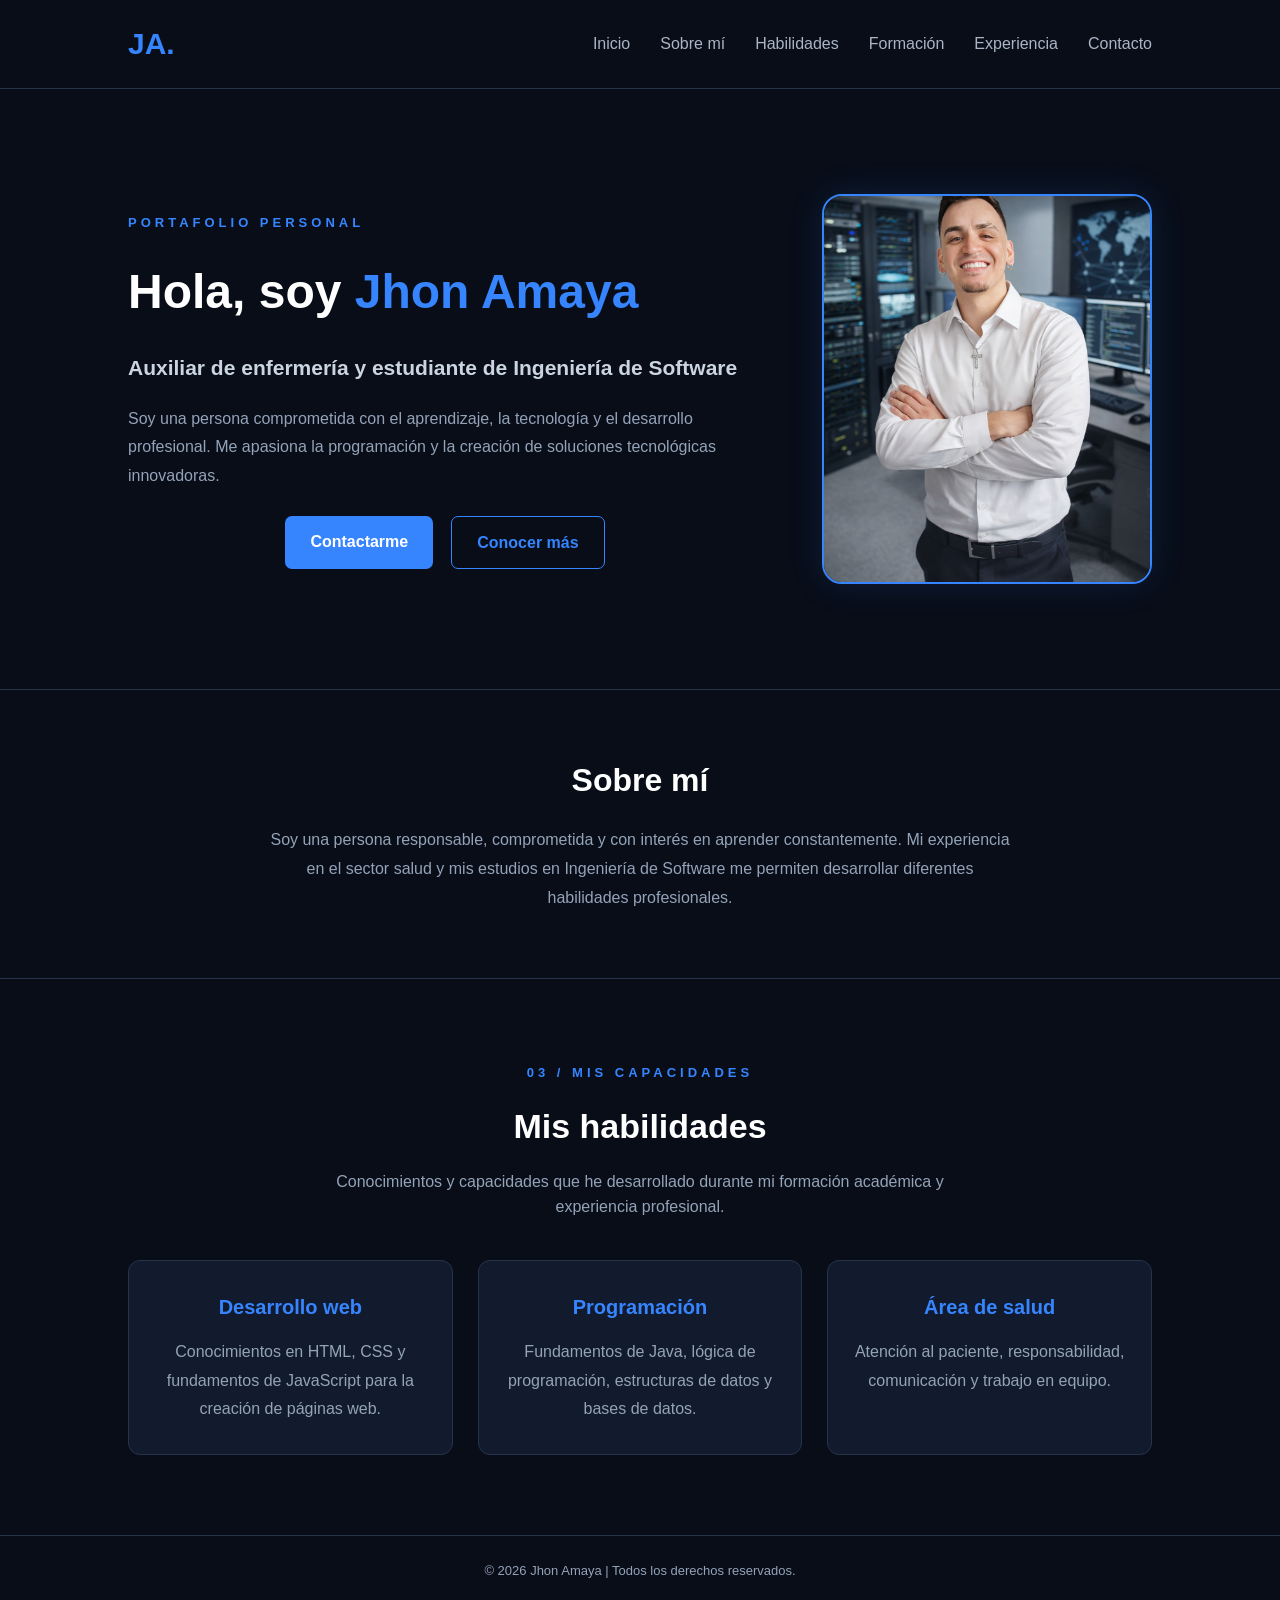
<file: index.html>
<!DOCTYPE html>
<html lang="es">

<head>
    <meta charset="UTF-8">
    <meta name="viewport" content="width=device-width, initial-scale=1.0">

    <title>Jhon Amaya | Portafolio Profesional</title>

 <link rel="stylesheet" href="css/estilos.css">
</head>

<body>

    <!-- ENCABEZADO -->


<header class="encabezado">
    <nav class="navegacion">

        <a href="index.html" class="logo">JA.</a>

       
<ul class="menu">

    <li><a href="index.html">Inicio</a></li>

    <li><a href="#sobre-mi">Sobre mí</a></li>

    <li><a href="#habilidades">Habilidades</a></li>

    <li><a href="paginas/formacion.html">Formación</a></li>
    
    <li><a href="paginas/experiencia.html">Experiencia</a></li>
    
    <li><a href="paginas/contacto.html">Contacto</a></li>

</ul>


    </nav>
</header>


    <!-- CONTENIDO PRINCIPAL -->

  
<!-- PRESENTACIÓN PRINCIPAL -->

<main id="inicio" class="hero">

    <div class="hero-contenido">

        <span class="etiqueta">PORTAFOLIO PERSONAL</span>

        <h1>
            Hola, soy <span>Jhon Amaya</span>
        </h1>

        <h2>
            Auxiliar de enfermería y estudiante de Ingeniería de Software
        </h2>

        <p>
            Soy una persona comprometida con el aprendizaje,
            la tecnología y el desarrollo profesional.

            Me apasiona la programación y la creación de
            soluciones tecnológicas innovadoras.
        </p>

        <div class="botones">

            <a href="mailto:tu-correo@ejemplo.com"
               class="btn-principal">
                Contactarme
            </a>

            <a href="#sobre-mi"
               class="btn-secundario">
                Conocer más
            </a>

        </div>

    </div>

    <div class="hero-fotografia">

       <img src="img/perfil.png" alt="Fotografía de Jhon Amaya">


    </div>

</main>


    <!-- SOBRE MÍ -->

    <section id="sobre-mi" class="sobre-mi">

        <h2>Sobre mí</h2>

        <p>
            Soy una persona responsable, comprometida y con interés
            en aprender constantemente. Mi experiencia en el sector
            salud y mis estudios en Ingeniería de Software me permiten
            desarrollar diferentes habilidades profesionales.
        </p>

    </section>

<!-- SECCIÓN DE HABILIDADES -->

<section id="habilidades" class="habilidades">

    <span class="etiqueta">03 / MIS CAPACIDADES</span>

    <h2>Mis habilidades</h2>

    <p class="descripcion-habilidades">
        Conocimientos y capacidades que he desarrollado
        durante mi formación académica y experiencia profesional.
    </p>

    <div class="contenedor-tarjetas">

        <article class="tarjeta">
            <h3>Desarrollo web</h3>
            <p>
                Conocimientos en HTML, CSS y fundamentos
                de JavaScript para la creación de páginas web.
            </p>
        </article>

        <article class="tarjeta">
            <h3>Programación</h3>
            <p>
                Fundamentos de Java, lógica de programación,
                estructuras de datos y bases de datos.
            </p>
        </article>

        <article class="tarjeta">
            <h3>Área de salud</h3>
            <p>
                Atención al paciente, responsabilidad,
                comunicación y trabajo en equipo.
            </p>
        </article>

    </div>

</section>

    <!-- PIE DE PÁGINA -->

    <footer>
        <p>© 2026 Jhon Amaya | Todos los derechos reservados.</p>
    </footer>

</body>

</html>
</file>
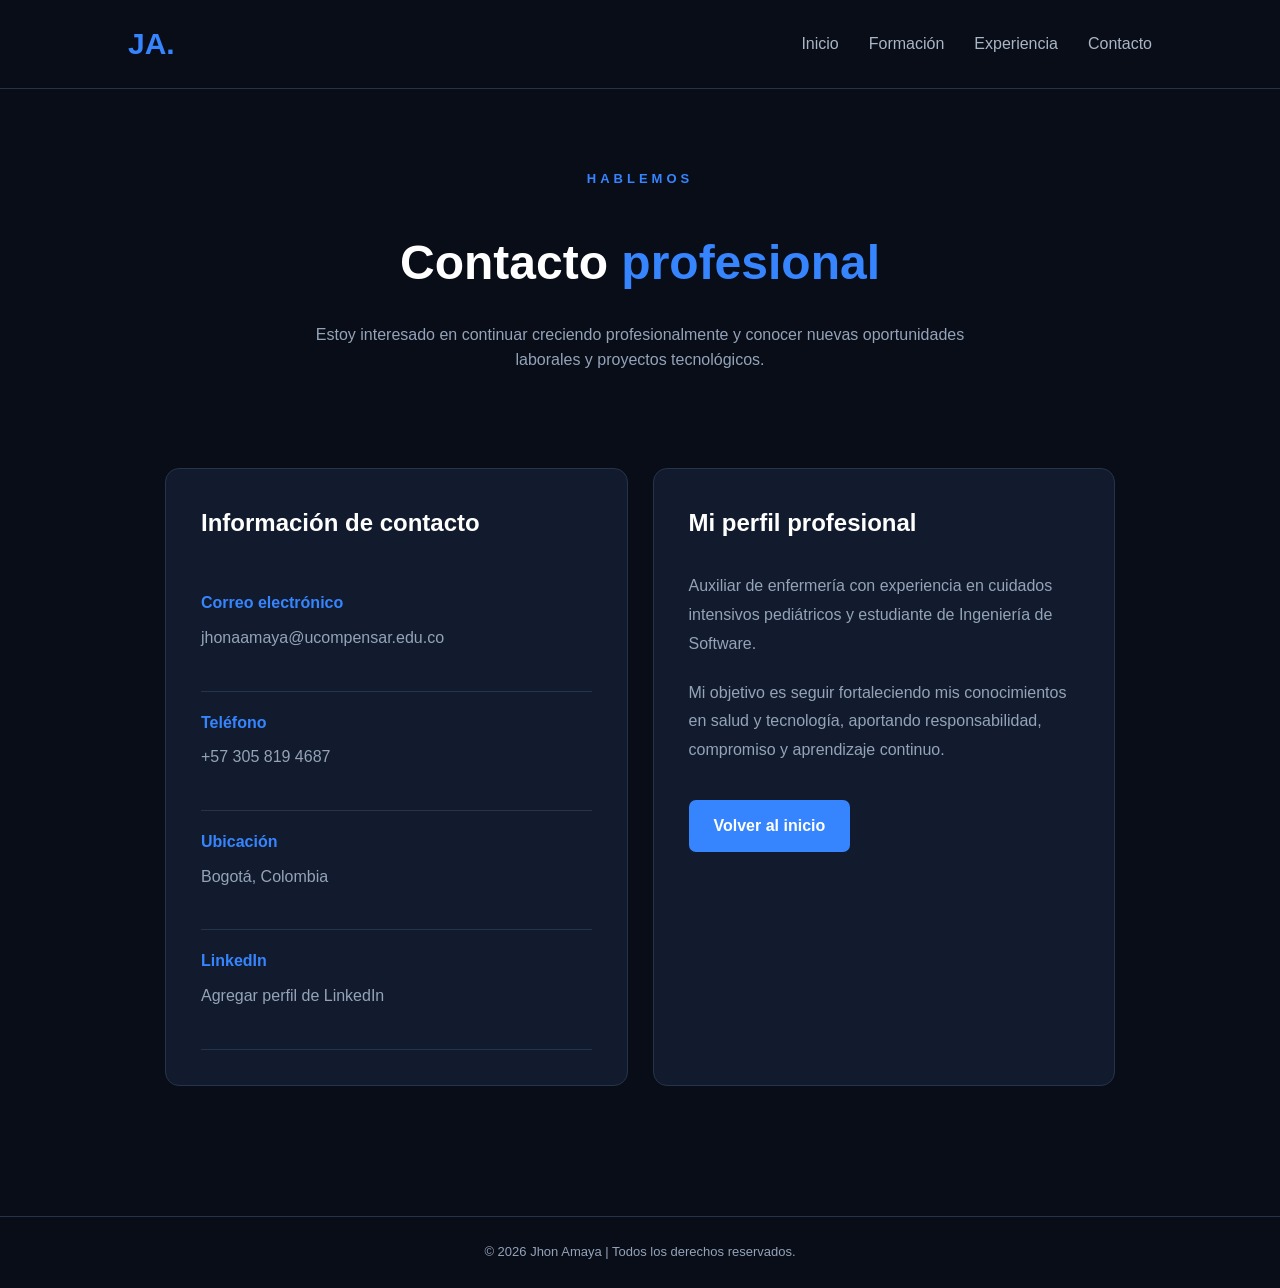
<file: paginas/contacto.html>
<!DOCTYPE html>
<html lang="es">

<head>
    <meta charset="UTF-8">
    <meta name="viewport" content="width=device-width, initial-scale=1.0">

    <title>Contacto | Jhon Amaya</title>

    <link rel="stylesheet" href="../css/estilos.css">
</head>

<body>

    <!-- NAVEGACIÓN -->
    <header class="encabezado">
        <nav class="navegacion">

            <a href="../index.html" class="logo">JA.</a>

            <ul class="menu">
                <li><a href="../index.html">Inicio</a></li>
                <li><a href="formacion.html">Formación</a></li>
                <li><a href="experiencia.html">Experiencia</a></li>
                <li><a href="contacto.html">Contacto</a></li>
            </ul>

        </nav>
    </header>

    <!-- CONTENIDO -->
    <main class="pagina-interna">

        <span class="etiqueta">HABLEMOS</span>

        <h1>Contacto <span>profesional</span></h1>

        <p>
            Estoy interesado en continuar creciendo
            profesionalmente y conocer nuevas oportunidades
            laborales y proyectos tecnológicos.
        </p>

        <section class="contacto-contenedor">

            <div class="contacto-card">

                <h2>Información de contacto</h2>

                <div class="contacto-item">
                    <h3>Correo electrónico</h3>
                    <p>jhonaamaya@ucompensar.edu.co</p>
                </div>

                <div class="contacto-item">
                    <h3>Teléfono</h3>
                    <p>+57 305 819 4687</p>
                </div>

                <div class="contacto-item">
                    <h3>Ubicación</h3>
                    <p>Bogotá, Colombia</p>
                </div>

                <div class="contacto-item">
                    <h3>LinkedIn</h3>
                    <p>Agregar perfil de LinkedIn</p>
                </div>

            </div>

            <div class="contacto-mensaje">

                <h2>Mi perfil profesional</h2>

                <p>
                    Auxiliar de enfermería con experiencia
                    en cuidados intensivos pediátricos
                    y estudiante de Ingeniería de Software.
                </p>

                <p>
                    Mi objetivo es seguir fortaleciendo
                    mis conocimientos en salud y tecnología,
                    aportando responsabilidad, compromiso
                    y aprendizaje continuo.
                </p>

                <a href="../index.html" class="btn-principal">
                    Volver al inicio
                </a>

            </div>

        </section>

    </main>

    <footer>
        <p>© 2026 Jhon Amaya | Todos los derechos reservados.</p>
    </footer>

</body>
</html>
</file>
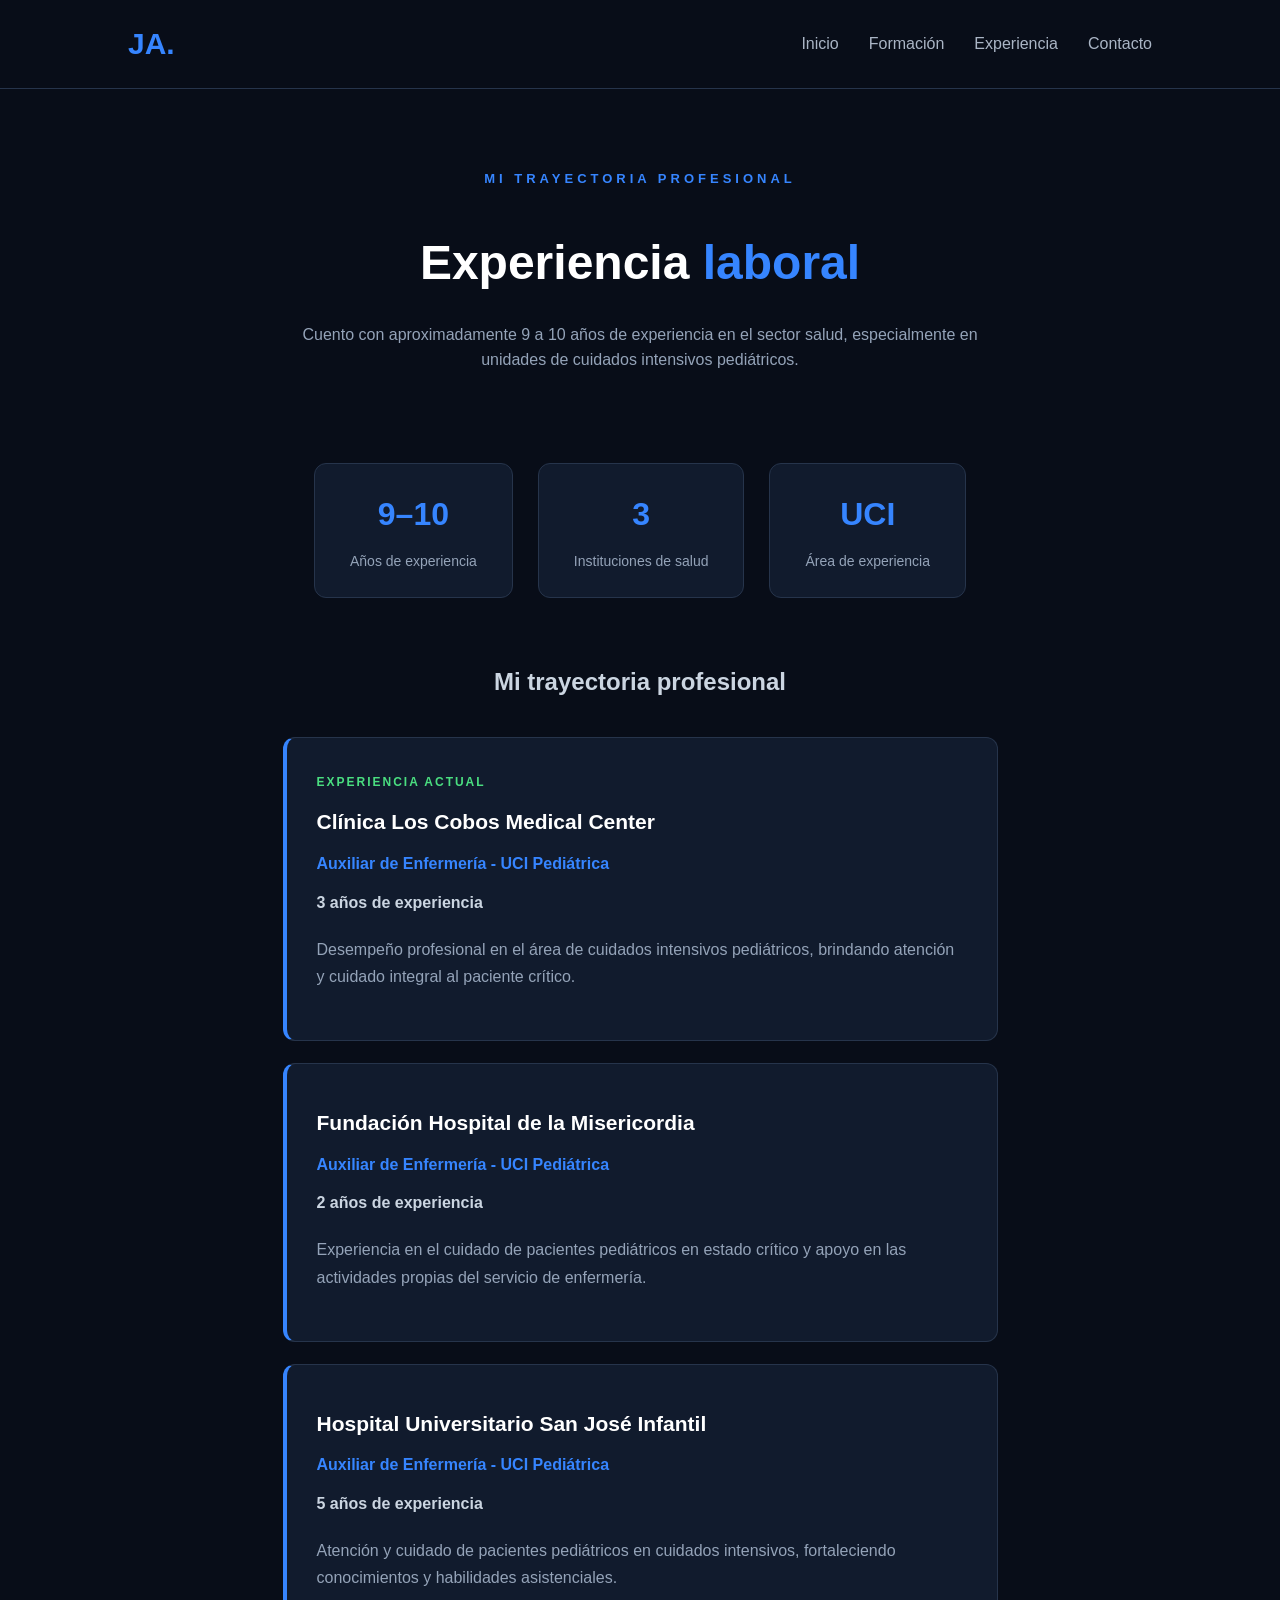
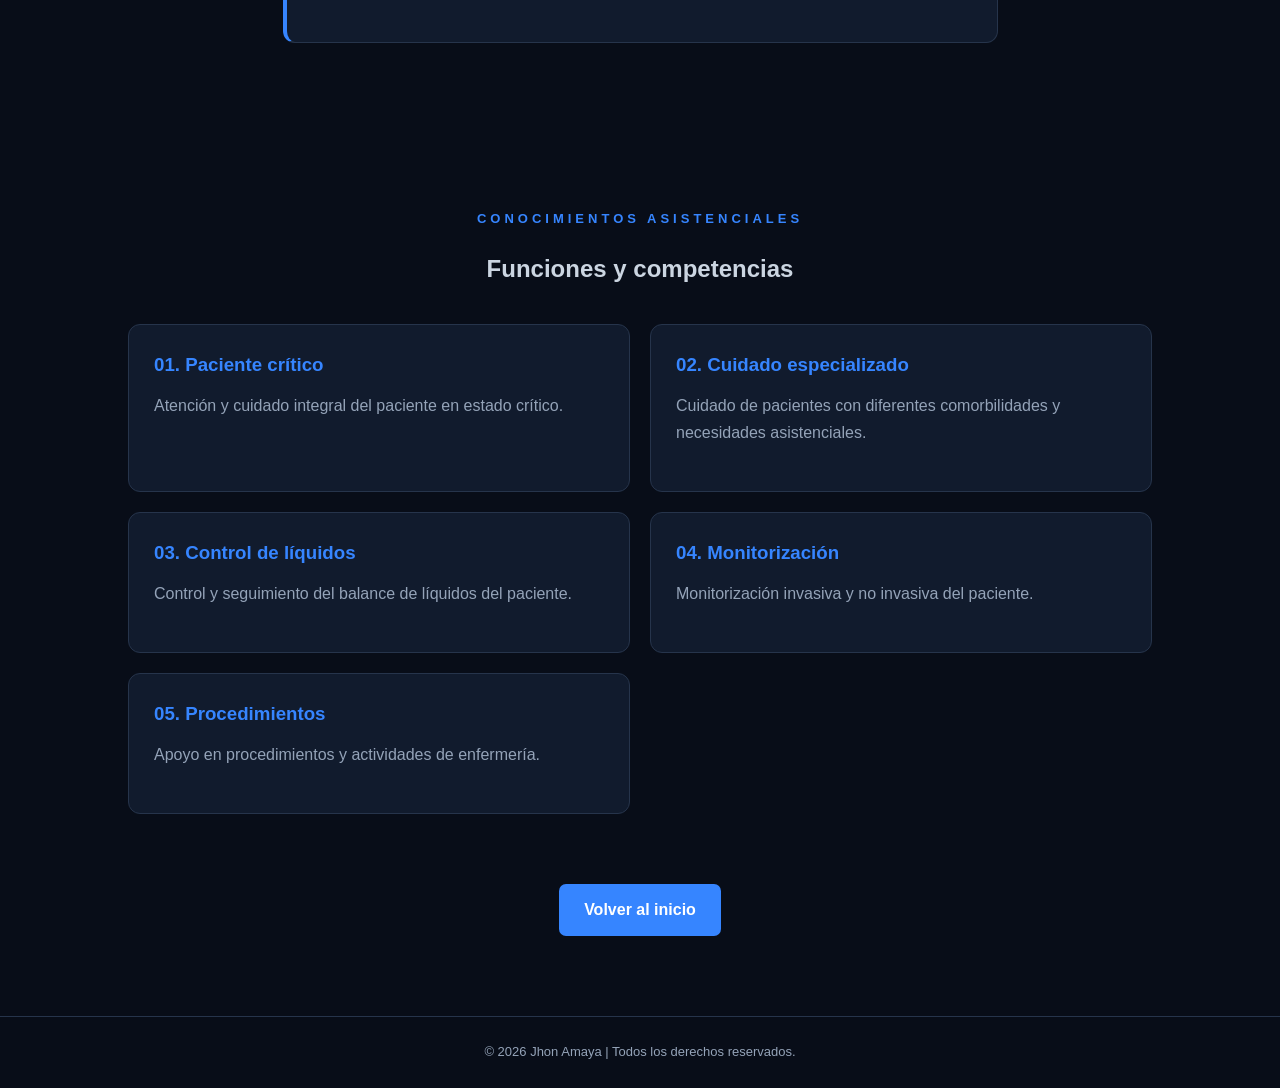
<file: paginas/experiencia.html>
<!DOCTYPE html>
<html lang="es">

<head>
    <meta charset="UTF-8">
    <meta name="viewport" content="width=device-width, initial-scale=1.0">

    <title>Experiencia Laboral | Jhon Amaya</title>

    <link rel="stylesheet" href="../css/estilos.css">
</head>

<body>

    <!-- MENÚ DE NAVEGACIÓN -->
    <header class="encabezado">
        <nav class="navegacion">

            <a href="../index.html" class="logo">JA.</a>

            <ul class="menu">
                <li><a href="../index.html">Inicio</a></li>
                <li><a href="formacion.html">Formación</a></li>
                <li><a href="experiencia.html">Experiencia</a></li>
                <li><a href="contacto.html">Contacto</a></li>
            </ul>

        </nav>
    </header>

    <!-- CONTENIDO PRINCIPAL -->
    <main class="pagina-interna">

        <span class="etiqueta">MI TRAYECTORIA PROFESIONAL</span>

        <h1>Experiencia <span>laboral</span></h1>

        <p>
            Cuento con aproximadamente 9 a 10 años de experiencia
            en el sector salud, especialmente en unidades de
            cuidados intensivos pediátricos.
        </p>

        <!-- RESUMEN DE EXPERIENCIA -->
        <section class="resumen-experiencia">

            <div class="dato-experiencia">
                <strong>9–10</strong>
                <span>Años de experiencia</span>
            </div>

            <div class="dato-experiencia">
                <strong>3</strong>
                <span>Instituciones de salud</span>
            </div>

            <div class="dato-experiencia">
                <strong>UCI</strong>
                <span>Área de experiencia</span>
            </div>

        </section>

        <!-- HISTORIAL LABORAL -->
        <section class="historial-laboral">

            <h2>Mi trayectoria profesional</h2>

            <article class="experiencia-card">

                <span class="estado-actual">EXPERIENCIA ACTUAL</span>

                <h3>Clínica Los Cobos Medical Center</h3>

                <h4>Auxiliar de Enfermería - UCI Pediátrica</h4>

                <p class="duracion">3 años de experiencia</p>

                <p>
                    Desempeño profesional en el área de cuidados
                    intensivos pediátricos, brindando atención y
                    cuidado integral al paciente crítico.
                </p>

            </article>

            <article class="experiencia-card">

                <h3>Fundación Hospital de la Misericordia</h3>

                <h4>Auxiliar de Enfermería - UCI Pediátrica</h4>

                <p class="duracion">2 años de experiencia</p>

                <p>
                    Experiencia en el cuidado de pacientes pediátricos
                    en estado crítico y apoyo en las actividades
                    propias del servicio de enfermería.
                </p>

            </article>

            <article class="experiencia-card">

                <h3>Hospital Universitario San José Infantil</h3>

                <h4>Auxiliar de Enfermería - UCI Pediátrica</h4>

                <p class="duracion">5 años de experiencia</p>

                <p>
                    Atención y cuidado de pacientes pediátricos
                    en cuidados intensivos, fortaleciendo
                    conocimientos y habilidades asistenciales.
                </p>

            </article>

        </section>

        <!-- FUNCIONES Y COMPETENCIAS -->
        <section class="funciones-profesionales">

            <span class="etiqueta">CONOCIMIENTOS ASISTENCIALES</span>

            <h2>Funciones y competencias</h2>

            <div class="funciones-grid">

                <div class="funcion-card">
                    <h3>01. Paciente crítico</h3>
                    <p>
                        Atención y cuidado integral del paciente
                        en estado crítico.
                    </p>
                </div>

                <div class="funcion-card">
                    <h3>02. Cuidado especializado</h3>
                    <p>
                        Cuidado de pacientes con diferentes
                        comorbilidades y necesidades asistenciales.
                    </p>
                </div>

                <div class="funcion-card">
                    <h3>03. Control de líquidos</h3>
                    <p>
                        Control y seguimiento del balance
                        de líquidos del paciente.
                    </p>
                </div>

                <div class="funcion-card">
                    <h3>04. Monitorización</h3>
                    <p>
                        Monitorización invasiva y no invasiva
                        del paciente.
                    </p>
                </div>

                <div class="funcion-card">
                    <h3>05. Procedimientos</h3>
                    <p>
                        Apoyo en procedimientos y actividades
                        de enfermería.
                    </p>
                </div>

            </div>

        </section>

        <a href="../index.html" class="btn-principal">
            Volver al inicio
        </a>

    </main>

    <!-- PIE DE PÁGINA -->
    <footer>
        <p>© 2026 Jhon Amaya | Todos los derechos reservados.</p>
    </footer>

</body>
</html>
</file>
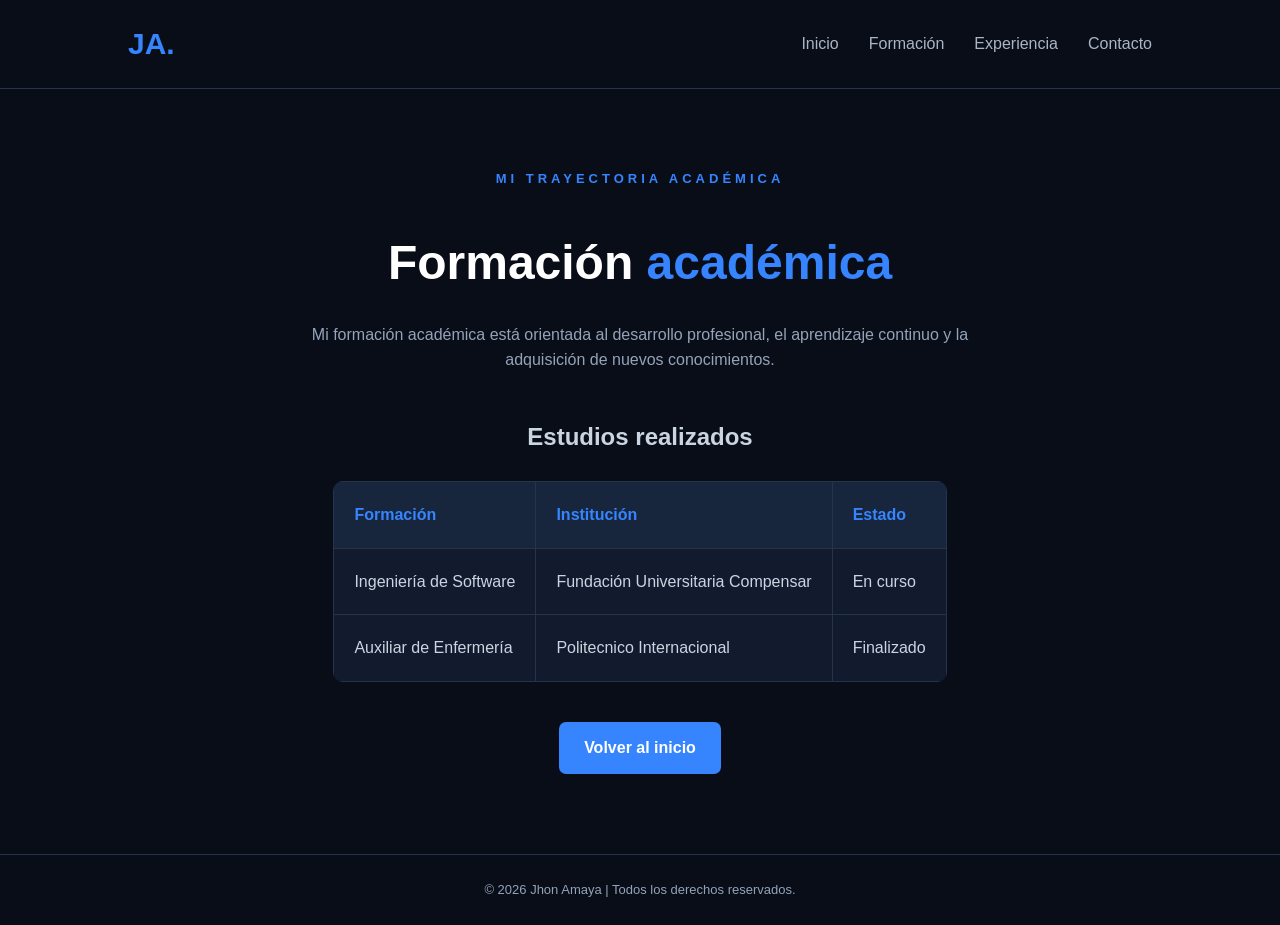
<file: paginas/formacion.html>
<!DOCTYPE html>
<html lang="es">

<head>
    <meta charset="UTF-8">
    <meta name="viewport" content="width=device-width, initial-scale=1.0">

    <title>Formación Académica | Jhon Amaya</title>

   <link rel="stylesheet" href="../css/estilos.css">
</head>

<body>

    <header class="encabezado">
        <nav class="navegacion">

            <a href="../index.html" class="logo">JA.</a>

            <ul class="menu">
                <li><a href="../index.html">Inicio</a></li>
                <li><a href="formacion.html">Formación</a></li>
                <li><a href="experiencia.html">Experiencia</a></li>
                <li><a href="contacto.html">Contacto</a></li>
            </ul>

        </nav>
    </header>

    <main class="pagina-interna">

        <span class="etiqueta">MI TRAYECTORIA ACADÉMICA</span>

        <h1>Formación <span>académica</span></h1>

        <p>
            Mi formación académica está orientada al desarrollo
            profesional, el aprendizaje continuo y la adquisición
            de nuevos conocimientos.
        </p>

        <section class="tabla-formacion">

            <h2>Estudios realizados</h2>

            <table>

                <thead>
                    <tr>
                        <th>Formación</th>
                        <th>Institución</th>
                        <th>Estado</th>
                    </tr>
                </thead>

                <tbody>
                    <tr>
                        <td>Ingeniería de Software</td>
                        <td>Fundación Universitaria Compensar</td>
                        <td>En curso</td>
                    </tr>

                    <tr>
                        <td>Auxiliar de Enfermería</td>
                        <td>Politecnico Internacional</td>
                        <td>Finalizado</td>
                    </tr>
                </tbody>

            </table>

        </section>

        <a href="../index.html" class="btn-principal">
            Volver al inicio
        </a>

    </main>

    <footer>
        <p>© 2026 Jhon Amaya | Todos los derechos reservados.</p>
    </footer>

</body>
</html>
</file>
<file: css/estilos.css>
/* CONFIGURACIÓN GENERAL */

* {
    margin: 0;
    padding: 0;
    box-sizing: border-box;
}

body {
    background-color: #080D18;
    color: #FFFFFF;
    font-family: Arial, sans-serif;
    line-height: 1.6;
}

/* ENCABEZADO */

header {
    padding: 25px 10%;
    border-bottom: 1px solid #26344B;
}

.logo {
    color: #3685FF;
    font-size: 28px;
    font-weight: bold;
}

/* CONTENIDO PRINCIPAL */

main {
    min-height: 75vh;
    display: flex;
    flex-direction: column;
    justify-content: center;
    align-items: center;
    text-align: center;
    padding: 50px 20px;
}

h1 {
    font-size: 48px;
    margin-bottom: 20px;
}

h1 span {
    color: #3685FF;
}

h2 {
    color: #CBD5E1;
    margin-bottom: 20px;
}

p {
    color: #94A3B8;
    max-width: 650px;
    margin-bottom: 20px;
}

/* PIE DE PÁGINA */

footer {
    text-align: center;
    padding: 25px;
    border-top: 1px solid #26344B;
    color: #64748B;
}

/* ETIQUETA DE PRESENTACIÓN */

.etiqueta {
    color: #3685FF;
    font-size: 13px;
    letter-spacing: 4px;
    font-weight: bold;
    margin-bottom: 15px;
}

/* BOTONES */

.botones {
    display: flex;
    justify-content: center;
    gap: 18px;
    margin-top: 25px;
}

.btn-principal,
.btn-secundario {
    display: inline-block;
    padding: 13px 25px;
    border-radius: 7px;
    text-decoration: none;
    font-weight: bold;
    transition: 0.3s;
}

.btn-principal {
    background-color: #3685FF;
    color: white;
}

.btn-principal:hover {
    background-color: #1764D5;
    transform: translateY(-3px);
}

.btn-secundario {
    color: #3685FF;
    border: 1px solid #3685FF;
}

.btn-secundario:hover {
    background-color: #3685FF;
    color: white;
}

/* SECCIÓN SOBRE MÍ */

.sobre-mi {
    padding: 65px 10%;
    border-top: 1px solid #26344B;
    text-align: center;
}

.sobre-mi h2 {
    color: white;
    font-size: 32px;
    margin-bottom: 20px;
}

.sobre-mi p {
    margin: 0 auto;
    max-width: 750px;
    line-height: 1.8;
}

/* PIE DE PÁGINA */

footer {
    padding: 25px;
    text-align: center;
    border-top: 1px solid #26344B;
}

footer p {
    margin: 0 auto;
    font-size: 13px;
}

/* ADAPTACIÓN PARA CELULARES */

@media (max-width: 600px) {
    .botones {
        flex-direction: column;
        align-items: center;
    }

    .btn-principal,
    .btn-secundario {
        width: 200px;
    }

    h1 {
        font-size: 36px;
    }

    header {
        text-align: center;
    }
}

/* BARRA DE NAVEGACIÓN */

.encabezado {
    padding: 20px 10%;
    border-bottom: 1px solid #26344B;
}

.navegacion {
    display: flex;
    justify-content: space-between;
    align-items: center;
}

.logo {
    color: #3685FF;
    font-size: 30px;
    font-weight: bold;
    text-decoration: none;
}

.menu {
    display: flex;
    align-items: center;
    gap: 30px;
    list-style: none;
}

.menu a {
    color: #AAB5C5;
    text-decoration: none;
    transition: 0.3s;
}

.menu a:hover {
    color: #3685FF;
}

@media (max-width: 600px) {
    .navegacion {
        flex-direction: column;
        gap: 20px;
    }

    .menu {
        gap: 15px;
        flex-wrap: wrap;
        justify-content: center;
    }
}

/* SECCIÓN DE HABILIDADES */

.habilidades {
    padding: 80px 10%;
    text-align: center;
    border-top: 1px solid #26344B;
}

.habilidades h2 {
    font-size: 34px;
    color: #FFFFFF;
    margin: 15px 0;
}

.descripcion-habilidades {
    margin: 0 auto 40px;
    color: #94A3B8;
    max-width: 650px;
}

.contenedor-tarjetas {
    display: grid;
    grid-template-columns: repeat(3, 1fr);
    gap: 25px;
}

.tarjeta {
    background: #111B2D;
    border: 1px solid #26344B;
    border-radius: 12px;
    padding: 30px 22px;
    transition: 0.3s;
}

.tarjeta:hover {
    transform: translateY(-7px);
    border-color: #3685FF;
}

.tarjeta h3 {
    color: #3685FF;
    margin-bottom: 15px;
    font-size: 20px;
}

.tarjeta p {
    color: #94A3B8;
    line-height: 1.8;
    margin: 0 auto;
}

@media (max-width: 800px) {
    .contenedor-tarjetas {
        grid-template-columns: 1fr;
    }
}

/* PRESENTACIÓN CON FOTOGRAFÍA */

.hero {
    min-height: 600px;
    padding: 80px 10%;
    display: flex;
    flex-direction: row;
    justify-content: space-between;
    align-items: center;
    gap: 60px;
    text-align: left;
}

.hero-contenido {
    flex: 1;
    max-width: 650px;
}

.hero-contenido h1 {
    font-size: 48px;
    margin: 20px 0;
}

.hero-contenido h1 span {
    color: #3685FF;
}

.hero-contenido h2 {
    font-size: 21px;
    color: #CBD5E1;
}

.hero-contenido p {
    color: #94A3B8;
    line-height: 1.8;
}

.hero-fotografia {
    width: 330px;
    height: 390px;
    flex-shrink: 0;
    border: 2px solid #3685FF;
    border-radius: 20px;
    overflow: hidden;
    box-shadow: 0 0 35px rgba(54, 133, 255, 0.15);
}

.hero-fotografia img {
    width: 100%;
    height: 100%;
    object-fit: cover;
}

/* ADAPTACIÓN PARA CELULARES */

@media (max-width: 800px) {

    .hero {
        flex-direction: column-reverse;
        text-align: center;
        padding: 60px 7%;
    }

    .hero-fotografia {
        width: 250px;
        height: 300px;
    }

    .hero-contenido h1 {
        font-size: 36px;
    }

    .hero-contenido .botones {
        justify-content: center;
    }

}

/* PÁGINAS INTERNAS */

.pagina-interna {
    min-height: 75vh;
    padding: 80px 10%;
    text-align: center;
}

.pagina-interna h1 {
    margin: 20px 0;
}

.pagina-interna h1 span {
    color: #3685FF;
}

.pagina-interna > p {
    margin: 0 auto 45px;
    max-width: 700px;
}

/* TABLA ACADÉMICA */

.tabla-formacion {
    max-width: 950px;
    margin: 0 auto 40px;
    overflow-x: auto;
}

.tabla-formacion h2 {
    margin-bottom: 25px;
}

.tabla-formacion table {
    width: 100%;
    border-collapse: collapse;
    background: #111B2D;
    border-radius: 10px;
    overflow: hidden;
}

.tabla-formacion th,
.tabla-formacion td {
    padding: 20px;
    border: 1px solid #26344B;
    text-align: left;
}

.tabla-formacion th {
    background: #17263D;
    color: #3685FF;
}

.tabla-formacion td {
    color: #CBD5E1;
}

.tabla-formacion tr:hover {
    background: #1A2940;
}

/* RESUMEN DE EXPERIENCIA */

.resumen-experiencia {
    display: flex;
    justify-content: center;
    gap: 25px;
    flex-wrap: wrap;
    margin: 45px auto 65px;
}

.dato-experiencia {
    background: #111B2D;
    border: 1px solid #26344B;
    border-radius: 12px;
    padding: 25px 35px;
    min-width: 180px;
    display: flex;
    flex-direction: column;
    gap: 10px;
}

.dato-experiencia strong {
    font-size: 32px;
    color: #3685FF;
}

.dato-experiencia span {
    color: #94A3B8;
    font-size: 14px;
}

/* HISTORIAL LABORAL */

.historial-laboral {
    max-width: 850px;
    margin: 0 auto 70px;
    text-align: left;
}

.historial-laboral > h2 {
    text-align: center;
    margin-bottom: 35px;
}

.experiencia-card {
    background: #111B2D;
    border: 1px solid #26344B;
    border-left: 4px solid #3685FF;
    border-radius: 12px;
    padding: 30px;
    margin-bottom: 22px;
    transition: transform 0.3s, border-color 0.3s;
}

.experiencia-card:hover {
    transform: translateY(-5px);
    border-color: #3685FF;
}

.experiencia-card h3 {
    color: #FFFFFF;
    font-size: 21px;
    margin: 12px 0;
}

.experiencia-card h4 {
    color: #3685FF;
    margin-bottom: 12px;
}

.experiencia-card p {
    color: #94A3B8;
    line-height: 1.7;
}

.duracion {
    font-weight: bold;
    color: #CBD5E1 !important;
}

.estado-actual {
    color: #4ADE80;
    font-size: 12px;
    font-weight: bold;
    letter-spacing: 2px;
}

/* FUNCIONES PROFESIONALES */

.funciones-profesionales {
    margin: 70px auto;
}

.funciones-profesionales h2 {
    margin: 20px 0 35px;
}

.funciones-grid {
    max-width: 1050px;
    margin: auto;
    display: grid;
    grid-template-columns: repeat(2, 1fr);
    gap: 20px;
}

.funcion-card {
    background: #111B2D;
    border: 1px solid #26344B;
    border-radius: 12px;
    padding: 25px;
    text-align: left;
    transition: transform 0.3s;
}

.funcion-card:hover {
    transform: translateY(-5px);
}

.funcion-card h3 {
    color: #3685FF;
    margin-bottom: 12px;
}

.funcion-card p {
    color: #94A3B8;
    line-height: 1.7;
}

/* ADAPTACIÓN A CELULARES */

@media (max-width: 700px) {

    .funciones-grid {
        grid-template-columns: 1fr;
    }

    .resumen-experiencia {
        flex-direction: column;
        align-items: stretch;
    }

    .experiencia-card {
        padding: 22px;
    }

}

/* PÁGINA DE CONTACTO */

.contacto-contenedor {
    max-width: 950px;
    margin: 50px auto;
    display: grid;
    grid-template-columns: 1fr 1fr;
    gap: 25px;
    text-align: left;
}

.contacto-card,
.contacto-mensaje {
    background: #111B2D;
    border: 1px solid #26344B;
    border-radius: 14px;
    padding: 35px;
}

.contacto-card h2,
.contacto-mensaje h2 {
    color: #FFFFFF;
    margin-bottom: 30px;
}

.contacto-item {
    border-bottom: 1px solid #26344B;
    padding: 18px 0;
}

.contacto-item h3 {
    color: #3685FF;
    font-size: 16px;
    margin-bottom: 8px;
}

.contacto-item p,
.contacto-mensaje p {
    color: #94A3B8;
    line-height: 1.8;
}

.contacto-mensaje p {
    margin-bottom: 20px;
}

.contacto-mensaje .btn-principal {
    display: inline-block;
    margin-top: 15px;
}

@media (max-width: 700px) {

    .contacto-contenedor {
        grid-template-columns: 1fr;
    }

}
</file>
